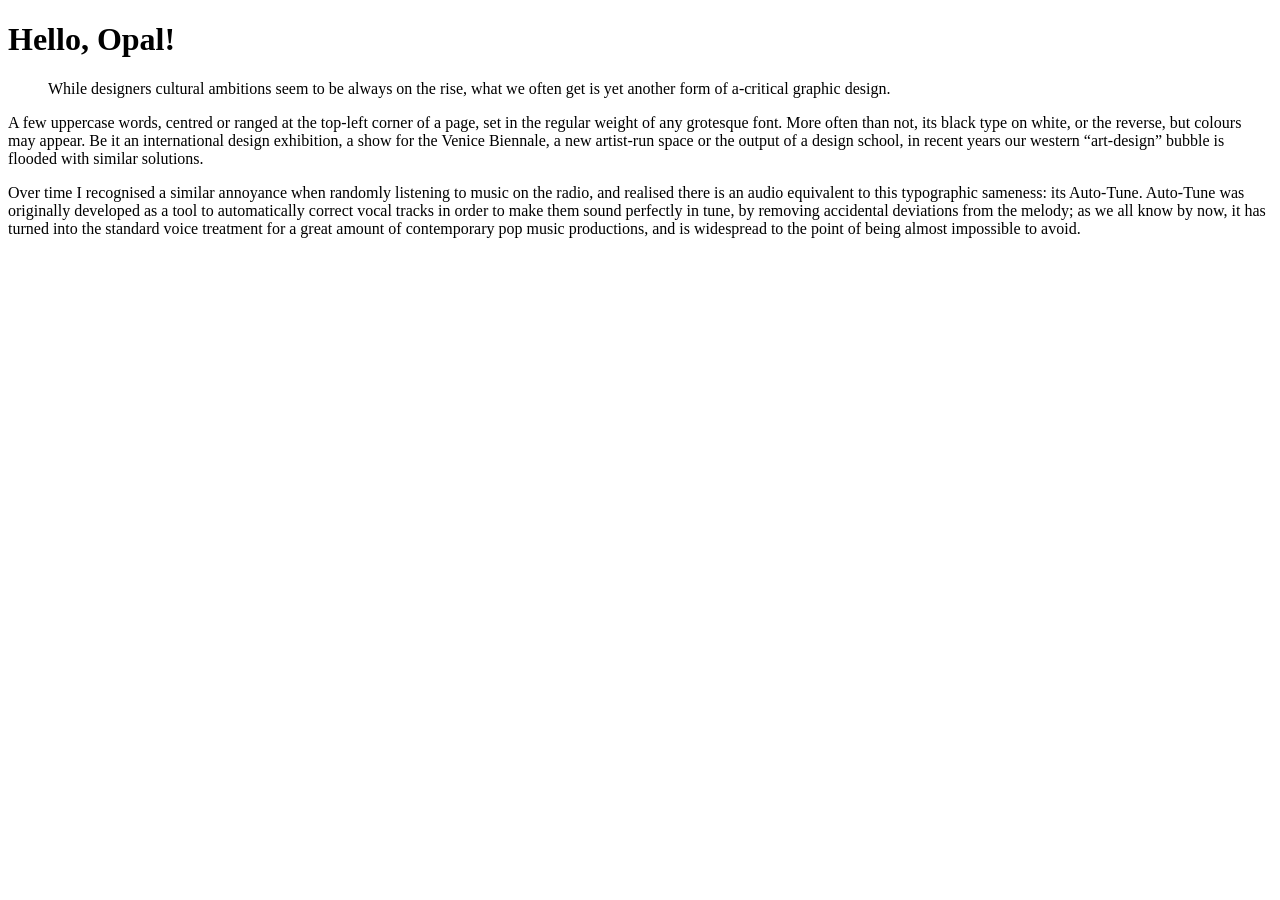
<file: Index.html>
<!doctype html>
<html>
    <head>
        <title>Manuscript</title>
    </head>
    <body>
        <header>
            <h1>Hello, Opal!</h1>
            <blockquote>While designers cultural ambitions seem to be always on the rise, what we often get is yet another form of a-critical graphic design.</blockquote>
        </header>

        <article>
            <P>A few uppercase words, centred or ranged at the top-left corner of a page, set in the regular weight of any grotesque font. More often than not, its black type on white, or the reverse, but colours may appear. Be it an international design exhibition, a show for the Venice Biennale, a new artist-run space or the output of a design school, in recent years our western “art-design” bubble is flooded with similar solutions.</P>
        </article>

        <p>Over time I recognised a similar annoyance when randomly listening to music on the radio, and realised there is an audio equivalent to this typographic sameness: its Auto-Tune. Auto-Tune was originally developed as a tool to automatically correct vocal tracks in order to make them sound perfectly in tune, by removing accidental deviations from the melody; as we all know by now, it has turned into the standard voice treatment for a great amount of contemporary pop music productions, and is widespread to the point of being almost impossible to avoid.</p>
    </body>
</html>
</file>
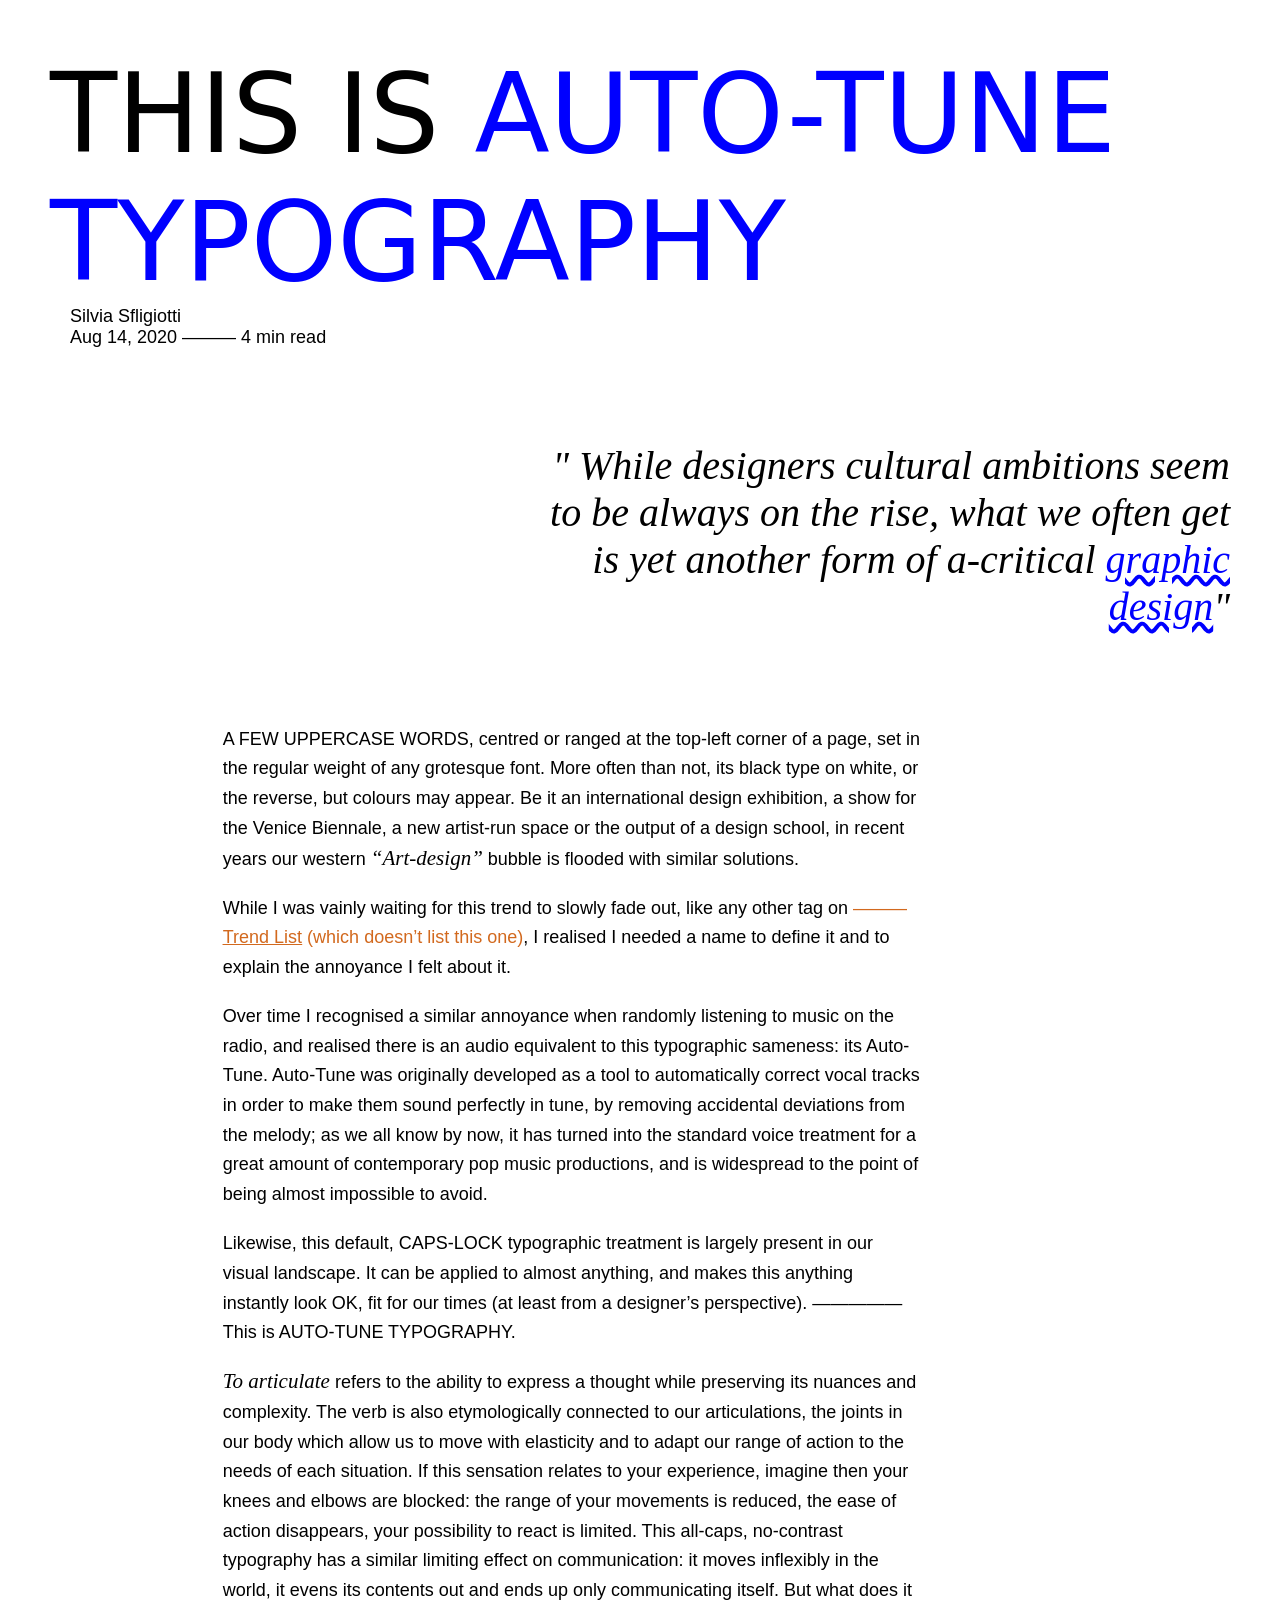
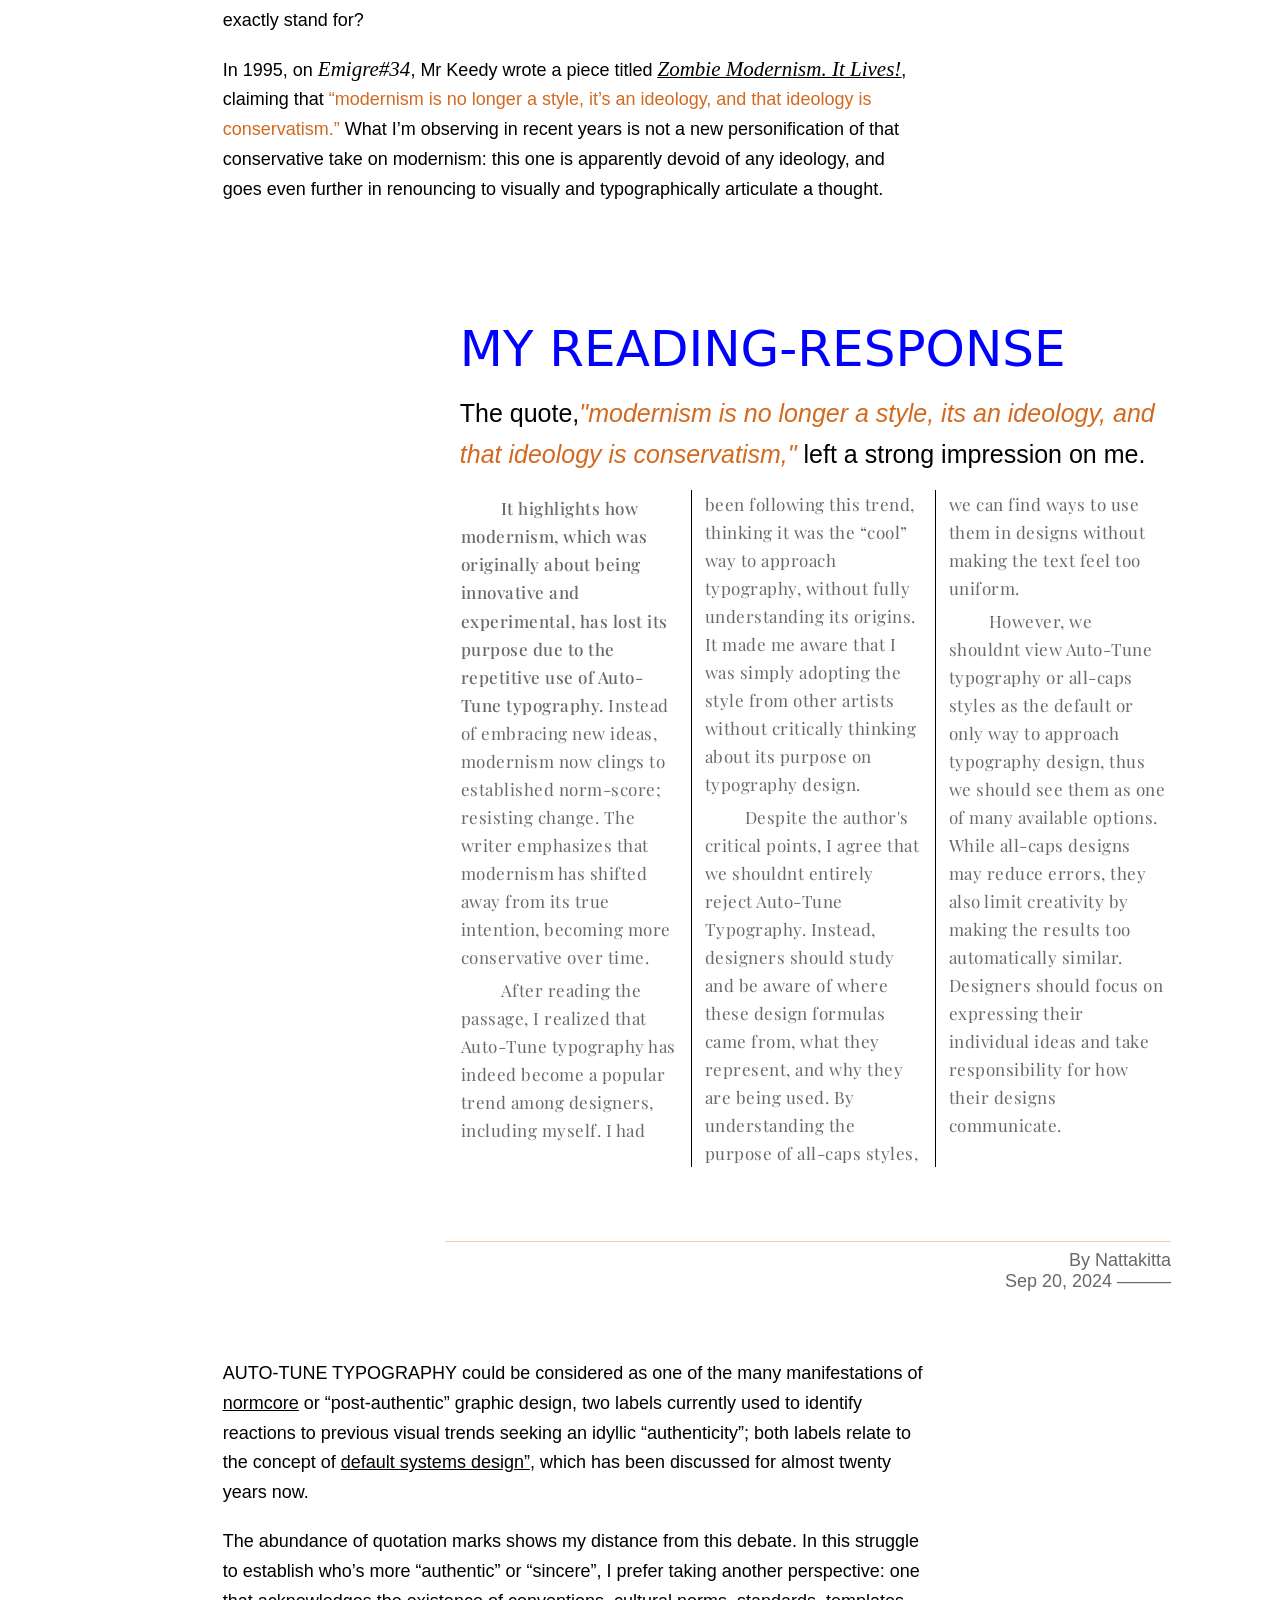
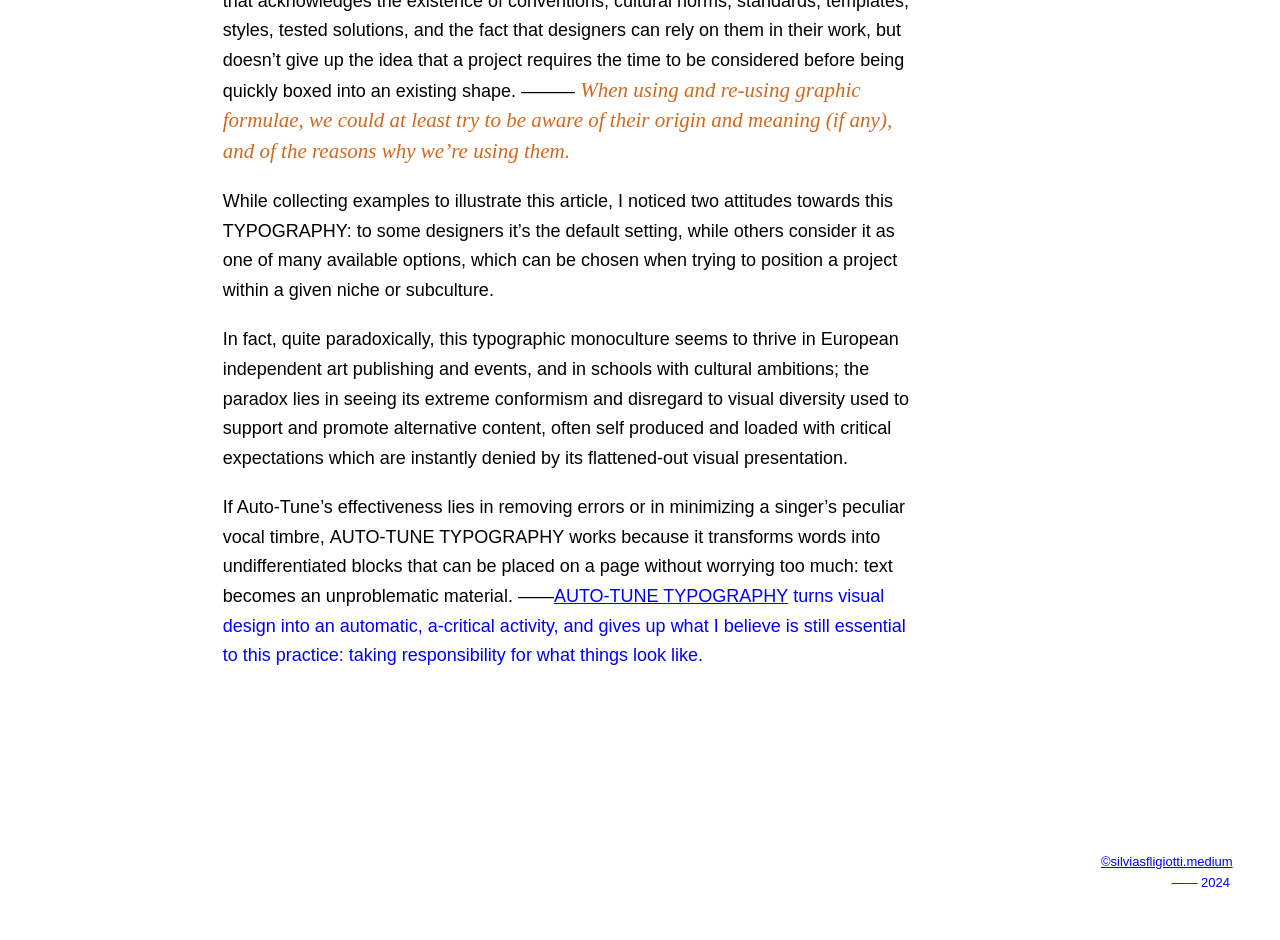
<file: index.html>
<!doctype html>
<html>
	<head>
		<title>manuscript opal</title>
			<meta charset="utf-8">
			<link href="reset.css" rel="stylesheet">
			<link href="style.css" rel="stylesheet">
				<style>
				@import url('https://fonts.googleapis.com/css2?family=Playfair+Display:ital,wght@0,400..900;1,400..900&display=swap');
				</style>
	</head>

		<hgroup>
			<h1>this is <span class="blue">auto-tune typography</span></h1>
			<nav>
				<ul>
					<li>Silvia Sfligiotti</li>
					<li>Aug 14, 2020 ——— 4 min read</li>
				</ul>
			</nav>
		</hgroup>

			<blockquote>
					" While designers cultural ambitions seem to be always on the rise, what we often get is yet another form of a-critical <span class="blue"><span class="highlight-wave">graphic design</span></span>"
			</blockquote>
	
	<body>
		<article>	
			<p>
				<span class="uppercase"><strong>A few uppercase words,</strong></span> centred or ranged at the top-left corner of a page, set in the regular weight of any grotesque font. More often than not, its black type on white, or the reverse, but colours may appear. Be it an international design exhibition, a show for the Venice Biennale, a new artist-run space or the output of a design school, in recent years our western <em>“Art-design”</em> bubble is flooded with similar solutions.
			</p>

			<p>
				While I was vainly waiting for this trend to slowly fade out, like any other tag on <span class="chocolate">———<span class="highlight"><strong><a href="https://trendlist.org">Trend List</a></strong></span> (which doesn’t list this one)</span>, I realised I needed a name to define it and to explain the annoyance I felt about it.
			</p>
		
			<p>
				Over time I recognised a similar annoyance when randomly listening to music on the radio, and realised there is an audio equivalent to this typographic sameness: its Auto-Tune. Auto-Tune was originally developed as a tool to automatically correct vocal tracks in order to make them sound perfectly in tune, by removing accidental deviations from the melody; as we all know by now, it has turned into the standard voice treatment for a great amount of contemporary pop music productions, and is widespread to the point of being almost impossible to avoid.
			</p>
			
			<p>
				Likewise, this default, CAPS-LOCK typographic treatment is largely present in our visual landscape. It can be applied to almost anything, and makes this anything instantly look OK, fit for our times (at least from a designer’s perspective). ————— <strong>This is AUTO-TUNE TYPOGRAPHY.</strong>
			</p>

			<p>
				<strong><em>To articulate</em></strong> refers to the ability to express a thought while preserving its nuances and complexity. The verb is also etymologically connected to our articulations, the joints in our body which allow us to move with elasticity and to adapt our range of action to the needs of each situation. If this sensation relates to your experience, imagine then your knees and elbows are blocked: the range of your movements is reduced, the ease of action disappears, your possibility to react is limited. This all-caps, no-contrast typography has a similar limiting effect on communication: it moves inflexibly in the world, it evens its contents out and ends up only communicating itself. But what does it exactly stand for?
			</p>

			<p>
				In 1995, on <em>Emigre#34</em>, Mr Keedy wrote a piece titled <strong><cite><a href="https://www.emigre.com/assets/file/pdfMagazine/Emigre34Zombie.pdf"><span class="highlight"><em>Zombie Modernism. It Lives!</em></span></a></cite>, claiming that<span class="chocolate"> “modernism is no longer a style, it’s an ideology, and that ideology is conservatism.”</strong></span> What I’m observing in recent years is not a new personification of that conservative take on modernism: this one is apparently devoid of any ideology, and goes even further in renouncing to visually and typographically articulate a thought.
			</p>

			<section>
				<h2>my reading-response</h2>
					<p id="reading-quote">
						The quote,<span class="italic"><span class="chocolate">"modernism is no longer a style, its an ideology, and that ideology is conservatism,"</span></span> left a strong impression on me.
					</p>	

					<aside>
						<p>
							<strong>It highlights how modernism, which was originally about being innovative and experimental, has lost its purpose due to the repetitive use of Auto-Tune typography.</strong> Instead of embracing new ideas, modernism now clings to established norm-score; resisting change. The writer emphasizes that modernism has shifted away from its true intention, becoming more conservative over time.
						</p>

						<p>
							After reading the passage, I realized that Auto-Tune typography has indeed become a popular trend among designers, including myself. I had been following this trend, thinking it was the “cool” way to approach typography, without fully understanding its origins. It made me aware that I was simply adopting the style from other artists without critically thinking about its purpose on typography design.
						</p>

						<p>
							Despite the author's critical points, I agree that we shouldnt entirely reject Auto-Tune Typography. Instead, designers should study and be aware of where these design formulas came from, what they represent, and why they are being used. By understanding the purpose of all-caps styles, we can find ways to use them in designs without making the text feel too uniform.

						</p>
						
						<p>
							However, we shouldnt view Auto-Tune typography or all-caps styles as the default or only way to approach typography design, thus we should see them as one of many available options. While all-caps designs may reduce errors, they also limit creativity by making the results too automatically similar. Designers should focus on expressing their individual ideas and take responsibility for how their designs communicate.
						</p>
					</aside>	
					<hr />
						<div>
							<ul>
								<li>By Nattakitta</li>
								<li>Sep 20, 2024 ——— </li>
							</ul>
						</div>
				</section>

			<p>
				<strong>AUTO-TUNE TYPOGRAPHY</strong> could be considered as one of the many manifestations of <a href="http://khole.net/issues/youth-mode/"><span class="highlight">normcore</span></a> or “post-authentic” graphic design, two labels currently used to identify reactions to previous visual trends seeking an idyllic “authenticity”; both labels relate to the concept of <a href="https://linedandunlined.com/archive/default-systems-in-graphic-design/"><span class="highlight">default systems design</span>”</a>, which has been discussed for almost twenty years now.
			</p>

			<p>
				The abundance of quotation marks shows my distance from this debate. In this struggle to establish who’s more <strong>“authentic” or “sincere”</strong>, I prefer taking another perspective: one that acknowledges the existence of conventions, cultural norms, standards, templates, styles, tested solutions, and the fact that designers can rely on them in their work, but doesn’t give up the idea that a project requires the time to be considered before being quickly boxed into an existing shape. ———<span class="chocolate"><em> When using and re-using graphic formulae, we could at least try to be aware of their origin and meaning (if any), and of the reasons why we’re using them.</em></span>
			</p>
			
			<p>
				While collecting examples to illustrate this article, I noticed two attitudes towards this <strong>TYPOGRAPHY:</strong> to some designers it’s the default setting, while others consider it as one of many available options, which can be chosen when trying to position a project within a given niche or subculture.
			</p>

			<p>
				In fact, quite paradoxically, this typographic monoculture seems to thrive in European independent art publishing and events, and in schools with cultural ambitions; the paradox lies in seeing its extreme conformism and disregard to visual diversity used to support and promote alternative content, often self produced and loaded with critical expectations which are instantly denied by its flattened-out visual presentation.
			</p>

			<p>
				If Auto-Tune’s effectiveness lies in removing errors or in minimizing a singer’s peculiar vocal timbre, <strong>AUTO-TUNE TYPOGRAPHY</strong> works because it transforms words into undifferentiated blocks that can be placed on a page without worrying too much: text becomes an unproblematic material. ——<span class="blue"><span class="highlight"><strong>AUTO-TUNE TYPOGRAPHY</strong></span> turns visual design into an automatic, a-critical activity, and gives up what I believe is still essential to this practice: taking responsibility for what things look like.</span>
			</p>
		</article>
	</body>

	<footer>
		<address>
				<a href="https://silviasfligiotti.medium.com/this-is-auto-tune-typography-3953e74cc2ac"><p>©silviasfligiotti.medium</p></a>
				<date>—— 2024</date>
		</address>
	</footer>
</html>
</file>
<file: style.css>
<style>
@import url('https://fonts.googleapis.com/css2?family=Playfair+Display:ital,wght@0,400..900;1,400..900&display=swap');
</style>

#name-response{
	font-family: "Roboto", sans-serif;
	font-size: 10px;
	font-weight: light;
	line-height: 150%;
	text-align: right;
	margin-right: 10%;
}

#reading-quote{font-size: 25px;}

/*--id styling--*/

.highlight{text-decoration-line: underline;}
.highlight-wave{
	text-decoration-line: underline;
	text-decoration-style: wavy;
}

/*highlight*/

.gradient-blue{linear-gradient(#ffffff,)}
.blue{color: Blue;}
.chocolate{color:chocolate;}
/*color*/

.italic{font-style: italic;}
.indent{text-indent: 35px;}
.uppercase{text-transform: uppercase;}
.loose{letter-spacing: 0.02em; }

.fairplay {font-family: "Playfair Display", system-ui;}
/*type-style*/
/*--class styling--*/

a {text-decoration: underline;}

li{text-indent: 20px;}

hr {
	border: none;
	border-bottom: 1px solid chocolate;
	overflow: visible;
	text-align: center;
	height: 75px;
	opacity: 30%;
	max-width: 100ch;
}

em{
	font-family: "EB Garamond", serif;
	font-style: italic; 
	font-size: 21px;
}

strong{font-weight: 500;}

bold{font-weight: bold;}

/*--selector styling--*/

footer{
	font-size: 13px;
	display: flex;
	color: blue;
	justify-content: right;
	text-align: right;
}

div{
	color: dimgray;
	text-align: right;
	margin-top: 1%;
}

aside{
	font-family: "Playfair Display", system-ui;
	font-size: 17px;
	letter-spacing: 0.03em; 
	text-indent: 40px;
	column-count: 3;
	column-width: 200px;
	column-rule-width: thin;
	column-rule-style: solid;
	column-rule-color: black;
	max-width: 75ch;
	margin-left: 1.5%;
	margin-top: 2%;
	color: dimgray;
}

blockquote{
	font-family: "EB Garamond", serif;
	font-size: 40px;
	font-style: italic;
	text-align: right;
	margin-left: 40%;
	margin-top: 8%;
	margin-bottom: 8%;
}

section{
	margin-top: 12%;
	margin-left: 25%;
	margin-bottom: 7%;
	border-right: 10px;
}

article{
	margin: 5%;
	margin-left: 13%;
	margin-bottom: 15%;
}

p{
	max-width: 70ch; /* limit the line length*/
	margin: 2%;
	line-height: 165%; /* More Line spacing */
}

body{
	font-size: 18px;
	font-weight: 50;
	padding: 50px;
}

body,ul{font-family: "Roboto", sans-serif;}

hgroup{
	text-align: left;
}

h2{
	color: Blue;
	font-size: 50px;
	font-weight: 350;
	text-transform: uppercase;
	text-indent: 2%;
}

h1{
	font-size: 110px;
	font-weight: 500;
	text-transform: uppercase;
}

h1,h2 {font-family: "Poppins", system-ui;}

html{
	background: linear-gradient(#ffffff);
}
</file>
